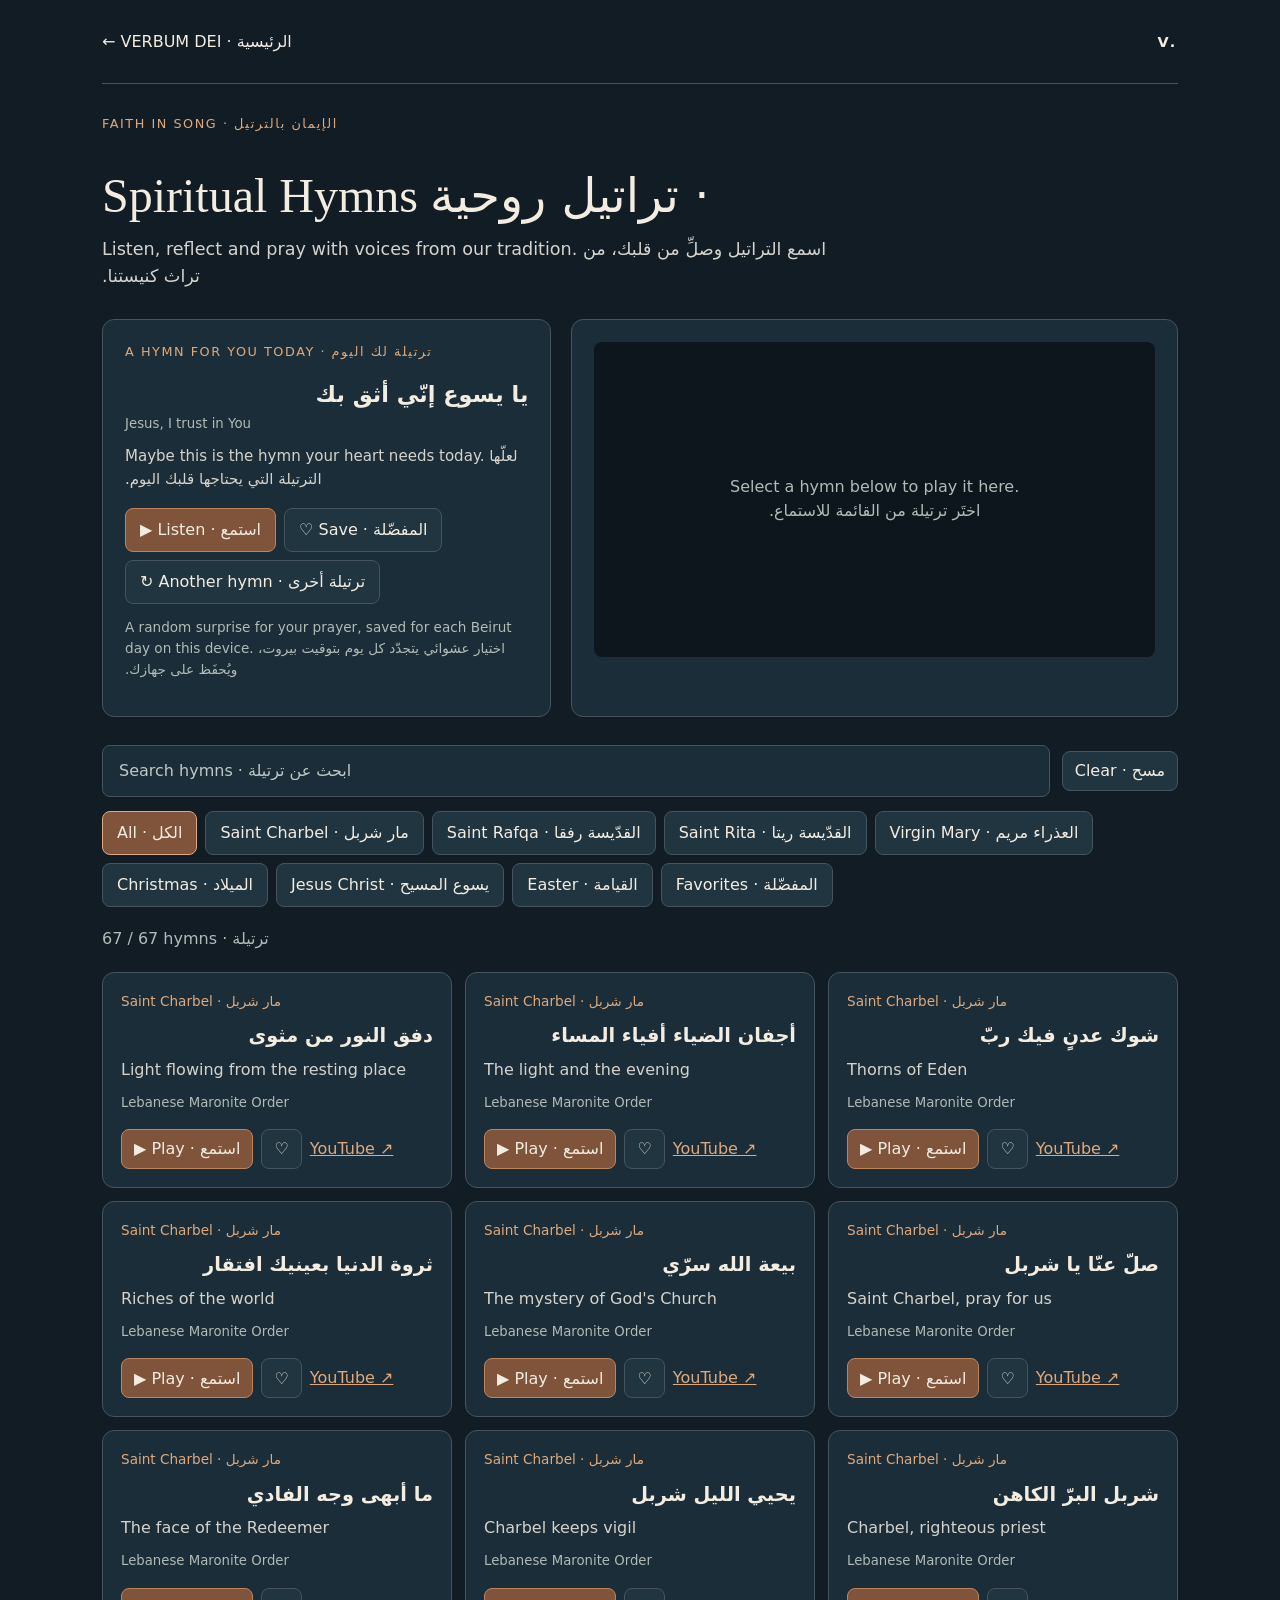
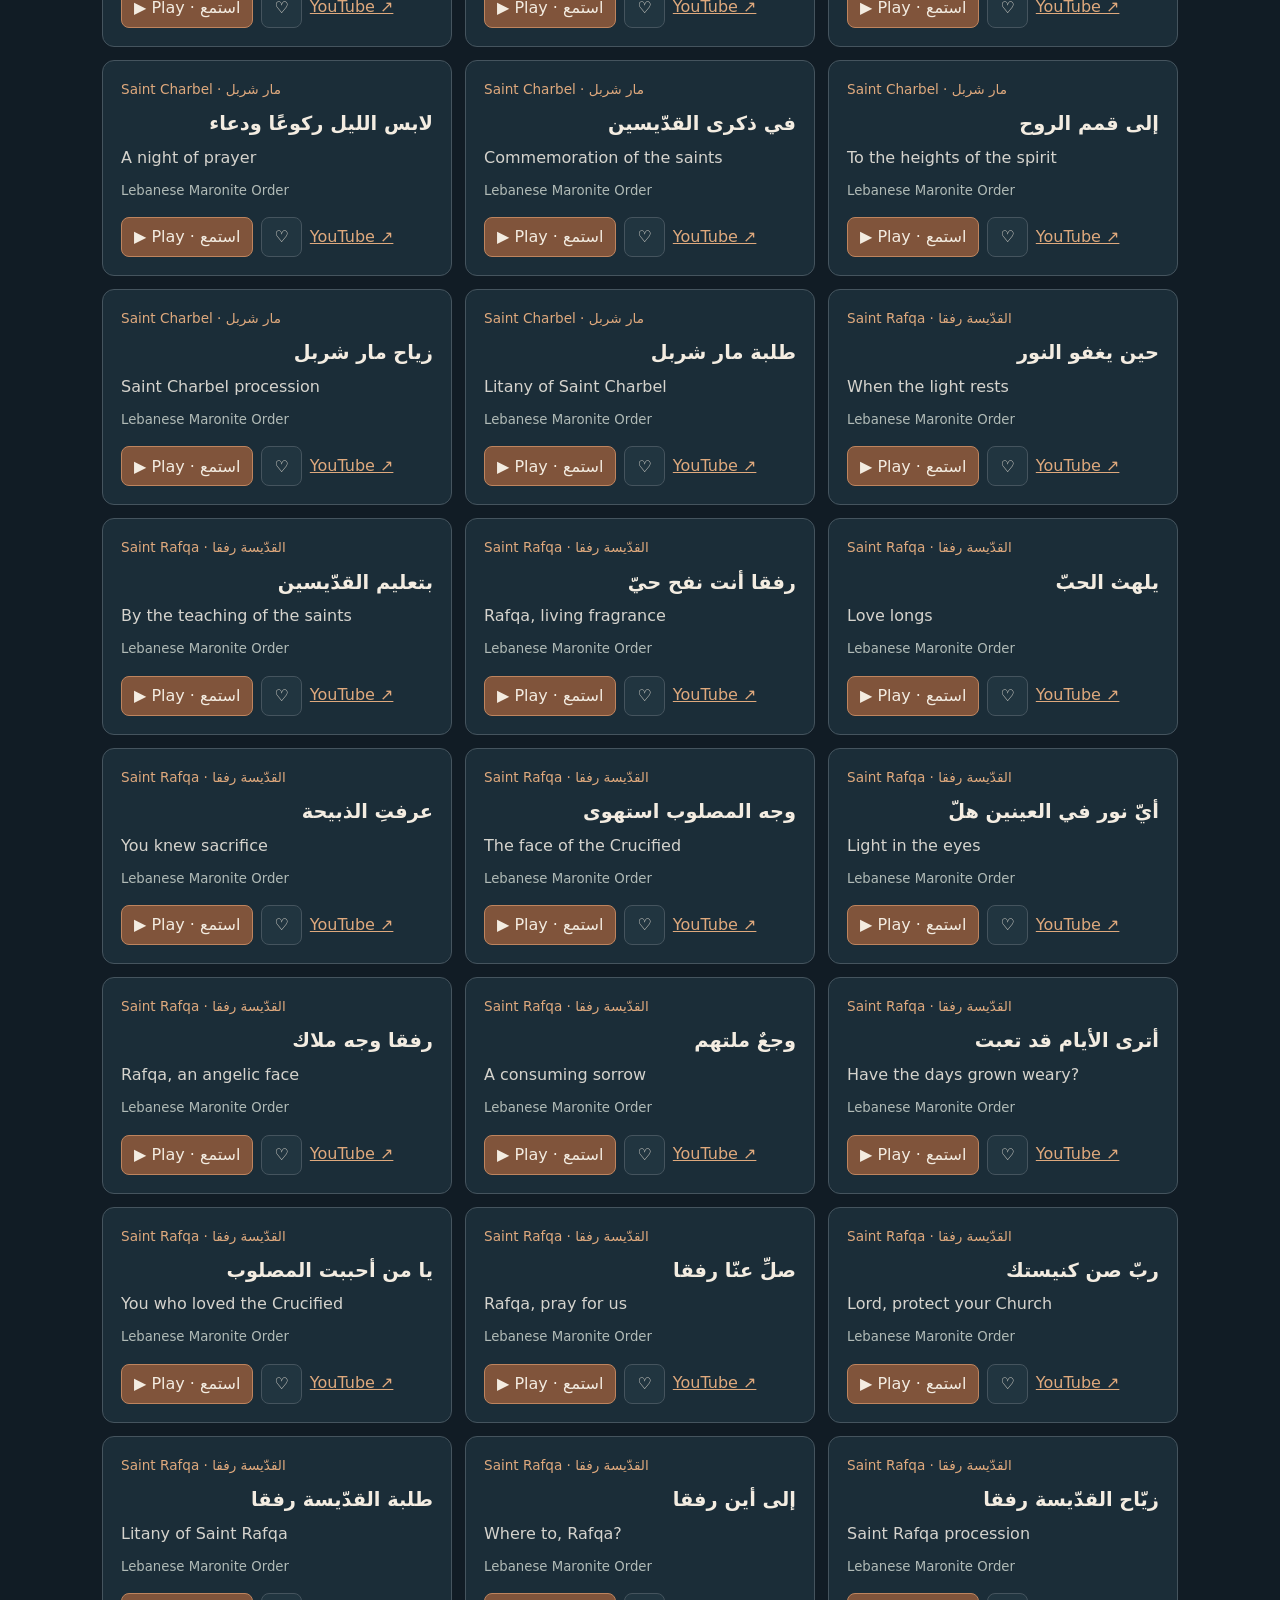
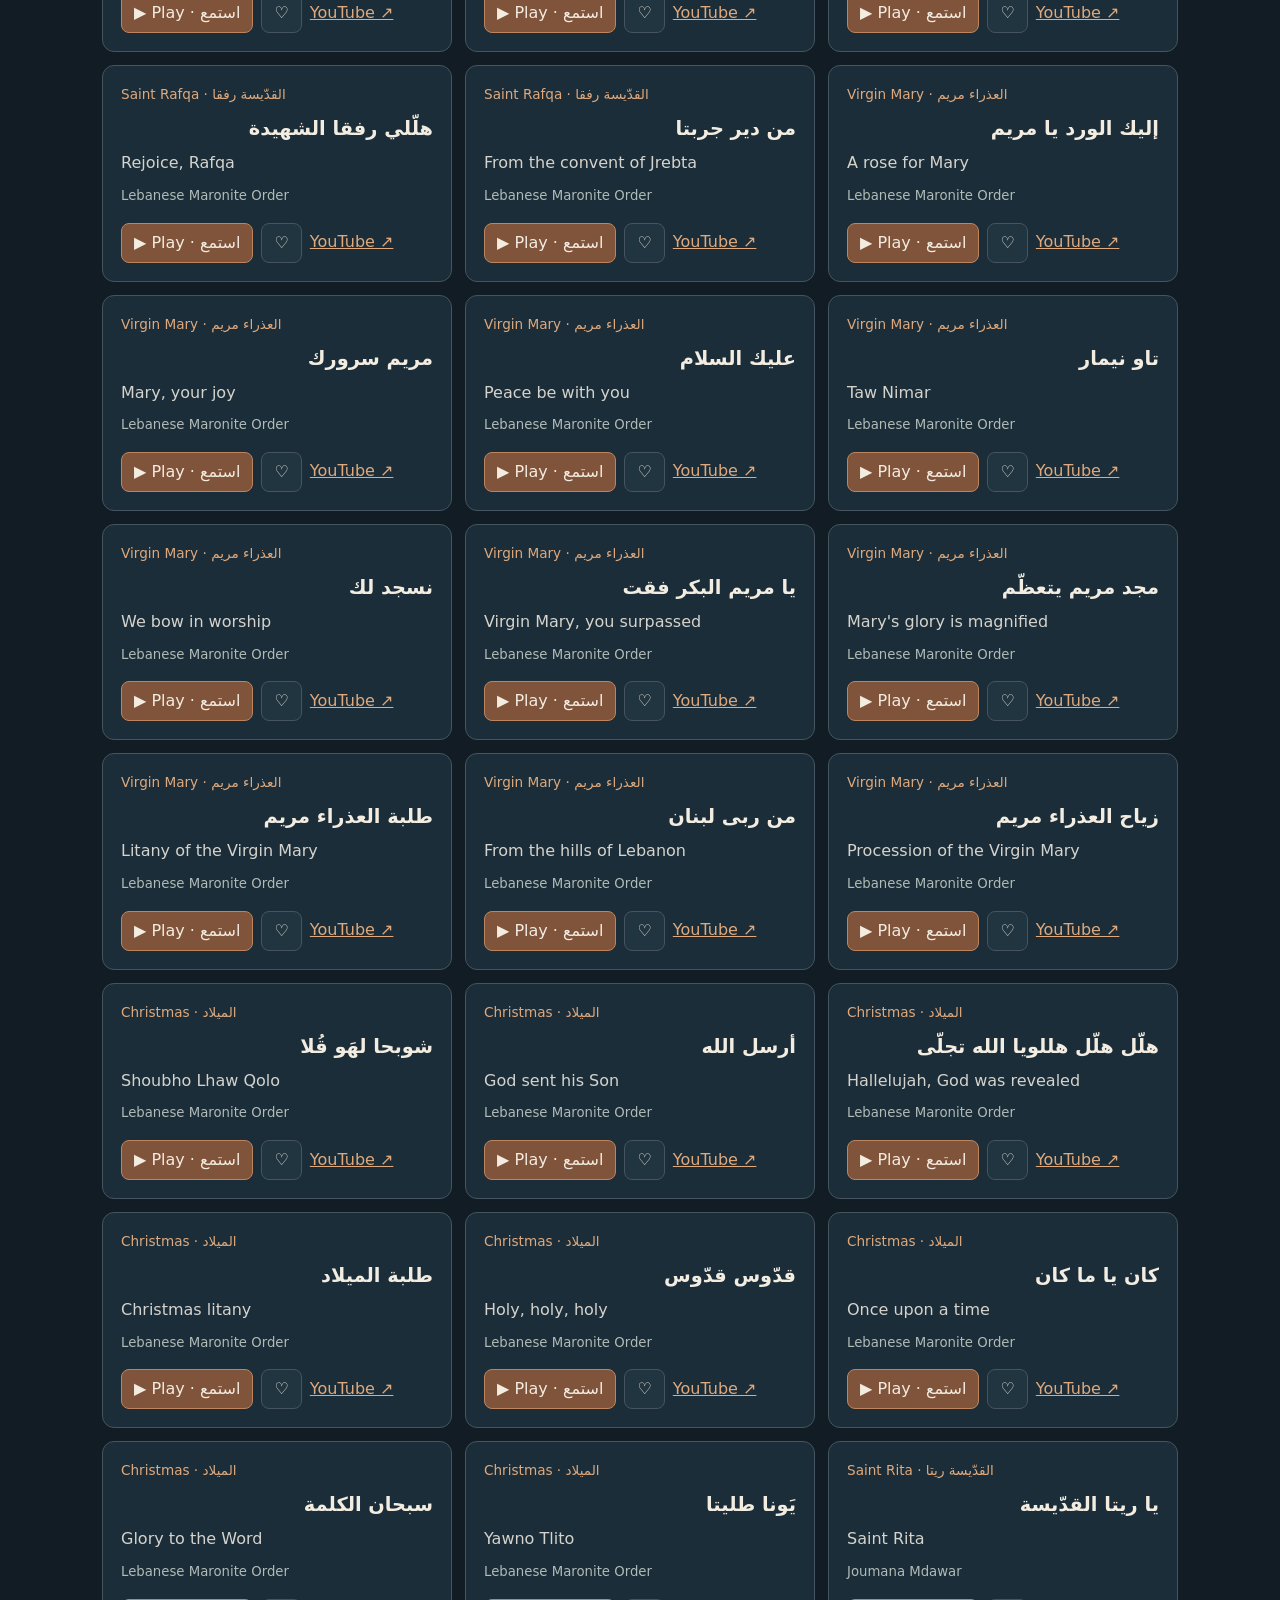
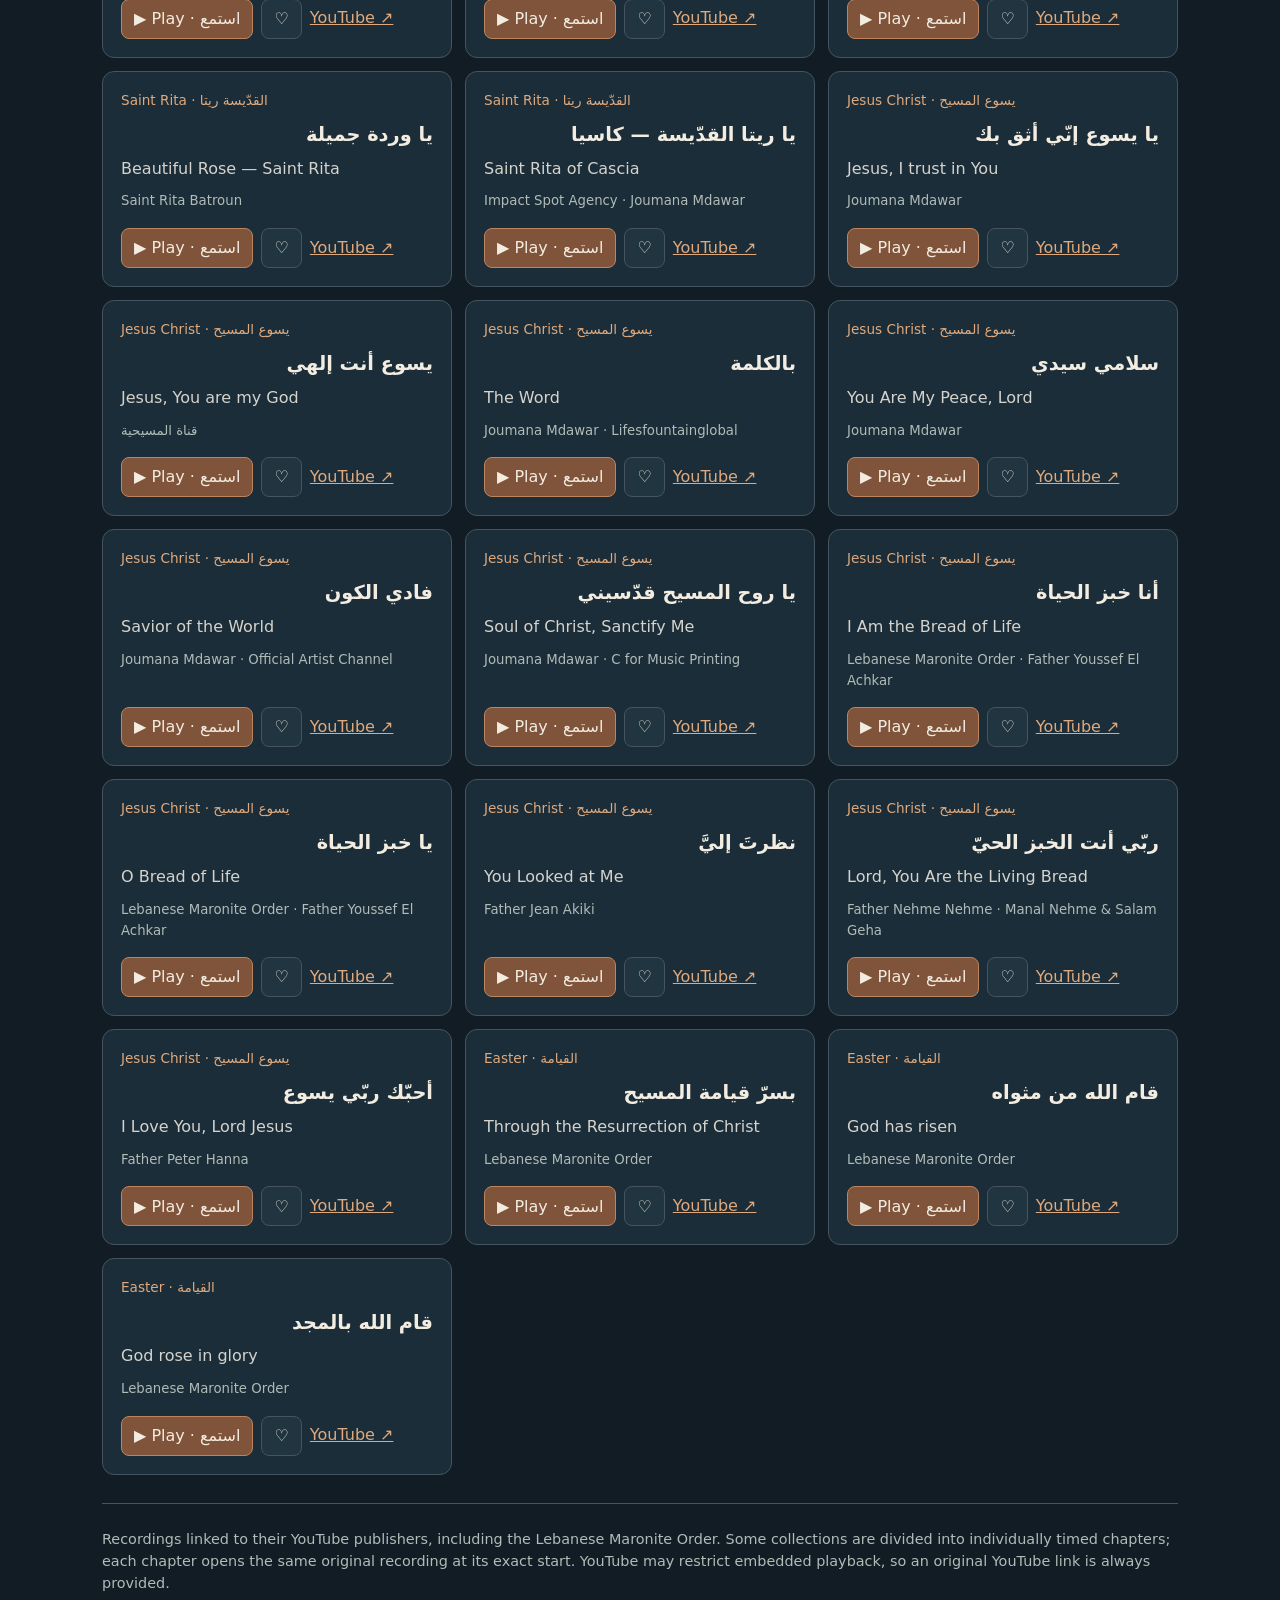
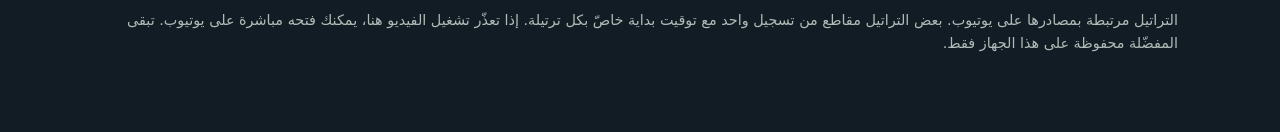
<file: hymns.html>
<!doctype html>
<html lang="en"><head><meta charset="utf-8"><meta name="viewport" content="width=device-width, initial-scale=1">
<meta name="theme-color" content="#111c25">
  <link rel="manifest" href="./manifest.webmanifest">
  <link rel="icon" type="image/png" sizes="192x192" href="./icons/icon-192.png?v=word-of-god-1">
  <link rel="apple-touch-icon" sizes="180x180" href="./icons/icon-180.png?v=word-of-god-1">
  <meta name="apple-mobile-web-app-capable" content="yes">
  <meta name="apple-mobile-web-app-title" content="Verbum Dei">
  <meta name="apple-mobile-web-app-status-bar-style" content="default">
<meta name="description" content="Spiritual hymns for prayer: Saint Charbel, Saint Rafqa, Saint Rita, Mary, Christmas, Jesus and Easter.">
<title>Spiritual Hymns · تراتيل روحية — Verbum Dei</title>
<style>
:root{color-scheme:dark;--bg:#111c25;--panel:#1b2d38;--panel2:#213540;--ink:#f3ece1;--soft:#d5d3cd;--muted:#b1bbb7;--gold:#dfa97d;--line:#45545e}
*{box-sizing:border-box}
body{margin:0;background:var(--bg);color:var(--ink);font:16px/1.55 "DM Sans",system-ui,-apple-system,Arial,sans-serif}
main{width:min(1120px,100%);margin:0 auto;padding:20px 22px 64px}
a{color:var(--gold)}button,input,select{font:inherit}button,a{touch-action:manipulation}button{cursor:pointer}button:focus-visible,a:focus-visible,input:focus-visible,select:focus-visible{outline:3px solid var(--gold);outline-offset:3px}
header{display:flex;justify-content:space-between;align-items:center;gap:12px;padding:10px 0 28px;border-bottom:1px solid var(--line)}
header a{color:var(--ink);text-decoration:none}header strong{font-size:.9rem;letter-spacing:.2em}
h1{font:500 clamp(2rem,5vw,3rem)/1.2 Georgia,serif;margin:33px 0 12px}h2{font:500 1.6rem/1.3 Georgia,serif;margin:0 0 14px}
.lede{font-size:1.1rem;color:var(--soft);max-width:750px;margin:0 0 18px}
.eyebrow{color:var(--gold);letter-spacing:.12em;font-size:.8rem;text-transform:uppercase;margin:0}
.content{display:grid;grid-template-columns:1fr 1.35fr;gap:20px;margin:28px 0}
.highlight,.playerbox{border:1px solid var(--line);background:var(--panel);border-radius:12px;padding:22px;min-width:0}
.highlight strong{font-size:1.4rem;display:block;margin:15px 0 3px}
.highlight small{color:var(--muted);display:block}.player{width:100%;aspect-ratio:16/9;background:#0d161c;border-radius:8px;overflow:hidden;display:flex;align-items:center;justify-content:center;text-align:center;color:var(--muted);padding:12px}
.player iframe{width:100%;height:100%;border:0}.playing{font-weight:600;margin:12px 0 4px}.linkline{font-size:.94rem;margin:8px 0 0}.linkline a{display:inline-block;padding:6px 0}
.actions{display:flex;align-items:center;flex-wrap:wrap;gap:8px;margin-top:16px}
.btn{background:var(--panel2);color:var(--ink);border:1px solid var(--line);border-radius:8px;min-height:44px;padding:9px 14px;line-height:1.35}.btn:hover{border-color:var(--gold)}.btn.primary{background:#80543b;border-color:#be845e}.btn.small{min-height:40px;padding:7px 12px}
.filters{display:flex;flex-wrap:wrap;gap:8px;margin:10px 0 20px}.filters .btn[aria-pressed=true]{background:#80543b;border-color:var(--gold)}
.searchrow{display:flex;flex-wrap:wrap;gap:12px;align-items:center;margin:26px 0 14px}
.searchrow input{flex:1;min-width:230px;min-height:52px;background:var(--panel);color:var(--ink);border:1px solid var(--line);border-radius:8px;padding:12px 16px}
.searchrow input::placeholder{color:#bfc8c8}.count{color:var(--muted);margin:5px 0 20px}
.cards{display:grid;grid-template-columns:repeat(auto-fill,minmax(290px,1fr));gap:13px}
.card{border:1px solid var(--line);background:var(--panel);border-radius:12px;padding:18px;display:flex;flex-direction:column;min-width:0}
.card .category{font-size:.85rem;color:var(--gold);margin-bottom:9px}
.card h3{font:600 1.21rem/1.5 system-ui,sans-serif;margin:0 0 4px;min-height:1.7em}
.card .translation{color:var(--soft);margin:0}.credit{color:var(--muted);font-size:.83rem;margin:10px 0 0}
.card .actions{margin-top:auto;padding-top:16px}.star[aria-pressed=true]{color:#ffd5aa;border-color:var(--gold)}
.empty{grid-column:1/-1;padding:26px;background:var(--panel);border-radius:10px}
footer{border-top:1px solid var(--line);padding-top:24px;color:var(--muted);font-size:.9rem;margin-top:28px}
.arabic,[lang=ar]{font-family:system-ui,Tahoma,Arial,sans-serif}
@media(max-width:720px){main{padding:14px 16px 48px}.content{grid-template-columns:1fr}.highlight,.playerbox{padding:17px}.filters .btn{flex:1 1 130px}.cards{grid-template-columns:1fr}}
@media(prefers-reduced-motion:reduce){*{scroll-behavior:auto!important}}
</style></head>
<body><main>
<header><a href="./" aria-label="Return to Verbum Dei home">← VERBUM DEI · الرئيسية</a><strong>V.</strong></header>
<p class="eyebrow" style="margin-top:30px">Faith in song · الإيمان بالترتيل</p>
<h1>Spiritual Hymns <span lang="ar" dir="rtl">· تراتيل روحية</span></h1>
<p class="lede">Listen, reflect and pray with voices from our tradition. <span lang="ar" dir="rtl">اسمع التراتيل وصلِّ من قلبك، من تراث كنيستنا.</span></p>
<div class="content">
<section class="highlight" id="today" aria-label="A hymn chosen at random for you today"><p class="eyebrow">A hymn for you today · ترتيلة لك اليوم</p><strong id="dailyName" lang="ar" dir="rtl"></strong><small id="dailyEnglish"></small><p style="color:var(--soft);font-size:.94rem;margin:10px 0 0">Maybe this is the hymn your heart needs today. <span lang="ar" dir="rtl">لعلّها الترتيلة التي يحتاجها قلبك اليوم.</span></p><div class="actions"><button class="btn primary" id="dailyPlay" type="button">▶ Listen · استمع</button><button class="btn" id="dailyFav" type="button" aria-pressed="false" aria-label="Save daily hymn as favorite">♡ Save · المفضّلة</button><button class="btn" id="dailyAgain" type="button">↻ Another hymn · ترتيلة أخرى</button></div><p style="color:var(--muted);font-size:.85rem">A random surprise for your prayer, saved for each Beirut day on this device. <span lang="ar" dir="rtl">اختيار عشوائي يتجدّد كل يوم بتوقيت بيروت، ويُحفَظ على جهازك.</span></p></section>
<section class="playerbox" aria-label="YouTube hymn player"><div id="player" class="player"><span>Select a hymn below to play it here.<br><span lang="ar" dir="rtl">اختَر ترتيلة من القائمة للاستماع.</span></span></div><p id="nowTitle" class="playing" aria-live="polite"></p><p id="ytLink" class="linkline"></p></section>
</div>
<div class="searchrow"><input type="search" id="search" aria-label="Search hymn titles in Arabic or English" placeholder="Search hymns · ابحث عن ترتيلة" autocomplete="off"><button class="btn small" id="clear">Clear · مسح</button></div>
<div id="filters" class="filters" role="group" aria-label="Filter hymns by category"></div>
<p id="count" class="count" role="status" aria-live="polite"></p>
<div class="cards" id="list"></div>
<footer>Recordings linked to their YouTube publishers, including the Lebanese Maronite Order. Some collections are divided into individually timed chapters; each chapter opens the same original recording at its exact start. YouTube may restrict embedded playback, so an original YouTube link is always provided.
<p lang="ar" dir="rtl">التراتيل مرتبطة بمصادرها على يوتيوب. بعض التراتيل مقاطع من تسجيل واحد مع توقيت بداية خاصّ بكل ترتيلة. إذا تعذّر تشغيل الفيديو هنا، يمكنك فتحه مباشرة على يوتيوب. تبقى المفضّلة محفوظة على هذا الجهاز فقط.</p>
</footer></main>
<script>
"use strict";
const hymns=[{"id":"h1","cat":"charbel","ar":"دفق النور من مثوى","en":"Light flowing from the resting place","video":"vWUvwNutTTw","artist":"Lebanese Maronite Order","start":0,"end":173},{"id":"h2","cat":"charbel","ar":"أجفان الضياء أفياء المساء","en":"The light and the evening","video":"vWUvwNutTTw","artist":"Lebanese Maronite Order","start":173,"end":282},{"id":"h3","cat":"charbel","ar":"شوك عدنٍ فيك ربّ","en":"Thorns of Eden","video":"vWUvwNutTTw","artist":"Lebanese Maronite Order","start":282,"end":445},{"id":"h4","cat":"charbel","ar":"ثروة الدنيا بعينيك افتقار","en":"Riches of the world","video":"vWUvwNutTTw","artist":"Lebanese Maronite Order","start":445,"end":566},{"id":"h5","cat":"charbel","ar":"بيعة الله سرّي","en":"The mystery of God's Church","video":"vWUvwNutTTw","artist":"Lebanese Maronite Order","start":566,"end":646},{"id":"h6","cat":"charbel","ar":"صلّ عنّا يا شربل","en":"Saint Charbel, pray for us","video":"vWUvwNutTTw","artist":"Lebanese Maronite Order","start":646,"end":824},{"id":"h7","cat":"charbel","ar":"ما أبهى وجه الفادي","en":"The face of the Redeemer","video":"vWUvwNutTTw","artist":"Lebanese Maronite Order","start":824,"end":986},{"id":"h8","cat":"charbel","ar":"يحيي الليل شربل","en":"Charbel keeps vigil","video":"vWUvwNutTTw","artist":"Lebanese Maronite Order","start":986,"end":1107},{"id":"h9","cat":"charbel","ar":"شربل البرّ الكاهن","en":"Charbel, righteous priest","video":"vWUvwNutTTw","artist":"Lebanese Maronite Order","start":1107,"end":1324},{"id":"h10","cat":"charbel","ar":"لابس الليل ركوعًا ودعاء","en":"A night of prayer","video":"vWUvwNutTTw","artist":"Lebanese Maronite Order","start":1324,"end":1429},{"id":"h11","cat":"charbel","ar":"في ذكرى القدّيسين","en":"Commemoration of the saints","video":"vWUvwNutTTw","artist":"Lebanese Maronite Order","start":1429,"end":1635},{"id":"h12","cat":"charbel","ar":"إلى قمم الروح","en":"To the heights of the spirit","video":"vWUvwNutTTw","artist":"Lebanese Maronite Order","start":1635,"end":1897},{"id":"h13","cat":"charbel","ar":"زياح مار شربل","en":"Saint Charbel procession","video":"vWUvwNutTTw","artist":"Lebanese Maronite Order","start":1897,"end":2168},{"id":"h14","cat":"charbel","ar":"طلبة مار شربل","en":"Litany of Saint Charbel","video":"vWUvwNutTTw","artist":"Lebanese Maronite Order","start":2168},{"id":"h15","cat":"rafqa","ar":"حين يغفو النور","en":"When the light rests","video":"PfjKf7nsKwo","artist":"Lebanese Maronite Order","start":0,"end":115},{"id":"h16","cat":"rafqa","ar":"بتعليم القدّيسين","en":"By the teaching of the saints","video":"PfjKf7nsKwo","artist":"Lebanese Maronite Order","start":115,"end":223},{"id":"h17","cat":"rafqa","ar":"رفقا أنت نفح حيّ","en":"Rafqa, living fragrance","video":"PfjKf7nsKwo","artist":"Lebanese Maronite Order","start":223,"end":389},{"id":"h18","cat":"rafqa","ar":"يلهث الحبّ","en":"Love longs","video":"PfjKf7nsKwo","artist":"Lebanese Maronite Order","start":389,"end":520},{"id":"h19","cat":"rafqa","ar":"عرفتِ الذبيحة","en":"You knew sacrifice","video":"PfjKf7nsKwo","artist":"Lebanese Maronite Order","start":520,"end":683},{"id":"h20","cat":"rafqa","ar":"وجه المصلوب استهوى","en":"The face of the Crucified","video":"PfjKf7nsKwo","artist":"Lebanese Maronite Order","start":683,"end":846},{"id":"h21","cat":"rafqa","ar":"أيّ نور في العينين هلّ","en":"Light in the eyes","video":"PfjKf7nsKwo","artist":"Lebanese Maronite Order","start":846,"end":976},{"id":"h22","cat":"rafqa","ar":"رفقا وجه ملاك","en":"Rafqa, an angelic face","video":"PfjKf7nsKwo","artist":"Lebanese Maronite Order","start":976,"end":1260},{"id":"h23","cat":"rafqa","ar":"وجعٌ ملتهم","en":"A consuming sorrow","video":"PfjKf7nsKwo","artist":"Lebanese Maronite Order","start":1260,"end":1367},{"id":"h24","cat":"rafqa","ar":"أترى الأيام قد تعبت","en":"Have the days grown weary?","video":"PfjKf7nsKwo","artist":"Lebanese Maronite Order","start":1367,"end":1582},{"id":"h25","cat":"rafqa","ar":"يا من أحببت المصلوب","en":"You who loved the Crucified","video":"PfjKf7nsKwo","artist":"Lebanese Maronite Order","start":1582,"end":1653},{"id":"h26","cat":"rafqa","ar":"صلِّ عنّا رفقا","en":"Rafqa, pray for us","video":"PfjKf7nsKwo","artist":"Lebanese Maronite Order","start":1653,"end":1829},{"id":"h27","cat":"rafqa","ar":"ربّ صن كنيستك","en":"Lord, protect your Church","video":"PfjKf7nsKwo","artist":"Lebanese Maronite Order","start":1829,"end":2061},{"id":"h28","cat":"rafqa","ar":"طلبة القدّيسة رفقا","en":"Litany of Saint Rafqa","video":"PfjKf7nsKwo","artist":"Lebanese Maronite Order","start":2061,"end":2274},{"id":"h29","cat":"rafqa","ar":"إلى أين رفقا","en":"Where to, Rafqa?","video":"PfjKf7nsKwo","artist":"Lebanese Maronite Order","start":2274,"end":2425},{"id":"h30","cat":"rafqa","ar":"زيّاح القدّيسة رفقا","en":"Saint Rafqa procession","video":"PfjKf7nsKwo","artist":"Lebanese Maronite Order","start":2425,"end":2713},{"id":"h31","cat":"rafqa","ar":"هلّلي رفقا الشهيدة","en":"Rejoice, Rafqa","video":"PfjKf7nsKwo","artist":"Lebanese Maronite Order","start":2713,"end":2850},{"id":"h32","cat":"rafqa","ar":"من دير جربتا","en":"From the convent of Jrebta","video":"PfjKf7nsKwo","artist":"Lebanese Maronite Order","start":2850},{"id":"h33","cat":"mary","ar":"إليك الورد يا مريم","en":"A rose for Mary","video":"bHW9u524EyU","artist":"Lebanese Maronite Order","start":0,"end":282},{"id":"h34","cat":"mary","ar":"مريم سرورك","en":"Mary, your joy","video":"bHW9u524EyU","artist":"Lebanese Maronite Order","start":282,"end":632},{"id":"h35","cat":"mary","ar":"عليك السلام","en":"Peace be with you","video":"bHW9u524EyU","artist":"Lebanese Maronite Order","start":632,"end":888},{"id":"h36","cat":"mary","ar":"تاو نيمار","en":"Taw Nimar","video":"bHW9u524EyU","artist":"Lebanese Maronite Order","start":888,"end":987},{"id":"h37","cat":"mary","ar":"نسجد لك","en":"We bow in worship","video":"bHW9u524EyU","artist":"Lebanese Maronite Order","start":987,"end":1133},{"id":"h38","cat":"mary","ar":"يا مريم البكر فقت","en":"Virgin Mary, you surpassed","video":"bHW9u524EyU","artist":"Lebanese Maronite Order","start":1133,"end":1527},{"id":"h39","cat":"mary","ar":"مجد مريم يتعظّم","en":"Mary's glory is magnified","video":"bHW9u524EyU","artist":"Lebanese Maronite Order","start":1527,"end":1762},{"id":"h40","cat":"mary","ar":"طلبة العذراء مريم","en":"Litany of the Virgin Mary","video":"bHW9u524EyU","artist":"Lebanese Maronite Order","start":1762,"end":1997},{"id":"h41","cat":"mary","ar":"من ربى لبنان","en":"From the hills of Lebanon","video":"bHW9u524EyU","artist":"Lebanese Maronite Order","start":1997,"end":2100},{"id":"h42","cat":"mary","ar":"زياح العذراء مريم","en":"Procession of the Virgin Mary","video":"bHW9u524EyU","artist":"Lebanese Maronite Order","start":2100},{"id":"h43","cat":"christmas","ar":"شوبحا لهَو قُلا","en":"Shoubho Lhaw Qolo","video":"31zl6yxTddc","artist":"Lebanese Maronite Order","start":0,"end":162},{"id":"h44","cat":"christmas","ar":"أرسل الله","en":"God sent his Son","video":"31zl6yxTddc","artist":"Lebanese Maronite Order","start":162,"end":408},{"id":"h45","cat":"christmas","ar":"هلّل هلّل هللويا الله تجلّى","en":"Hallelujah, God was revealed","video":"31zl6yxTddc","artist":"Lebanese Maronite Order","start":408,"end":657},{"id":"h46","cat":"christmas","ar":"طلبة الميلاد","en":"Christmas litany","video":"31zl6yxTddc","artist":"Lebanese Maronite Order","start":657,"end":916},{"id":"h47","cat":"christmas","ar":"قدّوس قدّوس","en":"Holy, holy, holy","video":"31zl6yxTddc","artist":"Lebanese Maronite Order","start":916,"end":1150},{"id":"h48","cat":"christmas","ar":"كان يا ما كان","en":"Once upon a time","video":"31zl6yxTddc","artist":"Lebanese Maronite Order","start":1150,"end":1326},{"id":"h49","cat":"christmas","ar":"سبحان الكلمة","en":"Glory to the Word","video":"31zl6yxTddc","artist":"Lebanese Maronite Order","start":1326,"end":1563},{"id":"h50","cat":"christmas","ar":"يَونا طليتا","en":"Yawno Tlito","video":"31zl6yxTddc","artist":"Lebanese Maronite Order","start":1563},{"id":"h51","cat":"rita","ar":"يا ريتا القدّيسة","en":"Saint Rita","video":"Ezog_eMSdN4","artist":"Joumana Mdawar","start":0},{"id":"h52","cat":"rita","ar":"يا وردة جميلة","en":"Beautiful Rose — Saint Rita","video":"qutrSD5MGaY","artist":"Saint Rita Batroun","start":0},{"id":"h53","cat":"rita","ar":"يا ريتا القدّيسة — كاسيا","en":"Saint Rita of Cascia","video":"CDnQEfJzsjk","artist":"Impact Spot Agency · Joumana Mdawar","start":0},{"id":"h54","cat":"jesus","ar":"يا يسوع إنّي أثق بك","en":"Jesus, I trust in You","video":"52l-hQBuIm0","artist":"Joumana Mdawar","start":0},{"id":"h55","cat":"jesus","ar":"يسوع أنت إلهي","en":"Jesus, You are my God","video":"ee1G5Kdp3pE","artist":"قناة المسيحية","start":0},{"id":"h59","cat":"jesus","ar":"بالكلمة","en":"The Word","video":"amsrTDwOea0","artist":"Joumana Mdawar · Lifesfountainglobal","start":0},{"id":"h60","cat":"jesus","ar":"سلامي سيدي","en":"You Are My Peace, Lord","video":"71bxVwkDbhU","artist":"Joumana Mdawar","start":0},{"id":"h61","cat":"jesus","ar":"فادي الكون","en":"Savior of the World","video":"oUHcLtucLaU","artist":"Joumana Mdawar · Official Artist Channel","start":0},{"id":"h62","cat":"jesus","ar":"يا روح المسيح قدّسيني","en":"Soul of Christ, Sanctify Me","video":"22cE6j_IHfA","artist":"Joumana Mdawar · C for Music Printing","start":0},{"id":"h63","cat":"jesus","ar":"أنا خبز الحياة","en":"I Am the Bread of Life","video":"0wzKV6pWGbQ","artist":"Lebanese Maronite Order · Father Youssef El Achkar","start":0},{"id":"h64","cat":"jesus","ar":"يا خبز الحياة","en":"O Bread of Life","video":"--HorfzbYtQ","artist":"Lebanese Maronite Order · Father Youssef El Achkar","start":0},{"id":"h65","cat":"jesus","ar":"نظرتَ إليَّ","en":"You Looked at Me","video":"WwBeT_kXmBI","artist":"Father Jean Akiki","start":0},{"id":"h66","cat":"jesus","ar":"ربّي أنت الخبز الحيّ","en":"Lord, You Are the Living Bread","video":"IvhQASWS8fQ","artist":"Father Nehme Nehme · Manal Nehme & Salam Geha","start":0},{"id":"h67","cat":"jesus","ar":"أحبّك ربّي يسوع","en":"I Love You, Lord Jesus","video":"5lBJmnM0fXg","artist":"Father Peter Hanna","start":0},{"id":"h56","cat":"easter","ar":"بسرّ قيامة المسيح","en":"Through the Resurrection of Christ","video":"3mWB1u4rQgc","artist":"Lebanese Maronite Order","start":0},{"id":"h57","cat":"easter","ar":"قام الله من مثواه","en":"God has risen","video":"PJGrAQORriA","artist":"Lebanese Maronite Order","start":0},{"id":"h58","cat":"easter","ar":"قام الله بالمجد","en":"God rose in glory","video":"Hss3wOTjrIY","artist":"Lebanese Maronite Order","start":0}];
const categories={"charbel":{"ar":"مار شربل","en":"Saint Charbel"},"rafqa":{"ar":"القدّيسة رفقا","en":"Saint Rafqa"},"rita":{"ar":"القدّيسة ريتا","en":"Saint Rita"},"mary":{"ar":"العذراء مريم","en":"Virgin Mary"},"christmas":{"ar":"الميلاد","en":"Christmas"},"jesus":{"ar":"يسوع المسيح","en":"Jesus Christ"},"easter":{"ar":"القيامة","en":"Easter"}};
const $=s=>document.querySelector(s);
const safe=s=>String(s).replace(/[&<>"']/g,c=>({"&":"&amp;","<":"&lt;",">":"&gt;",'"':"&quot;","'":"&#39;"}[c]));
const normalize=s=>String(s).normalize("NFKD").replace(/[\u064B-\u065F\u0670]/g,"").replace(/[أإآٱ]/g,"ا").replace(/ى/g,"ي").replace(/ة/g,"ه").toLowerCase();
const allowed=new Set(hymns.map(h=>h.id));
let favorites=[];
try{const loaded=JSON.parse(localStorage.getItem("verbum-hymn-favorites")||"[]");if(Array.isArray(loaded))favorites=loaded.filter(id=>allowed.has(id))}catch{}
let selectedCat="all";
function stored(){try{localStorage.setItem("verbum-hymn-favorites",JSON.stringify(favorites))}catch{}}
function fav(id){if(!allowed.has(id))return;favorites=favorites.includes(id)?favorites.filter(x=>x!==id):[...favorites,id];stored();render()}
function url(h){return "https://www.youtube.com/watch?v="+h.video+"&t="+h.start+"s"}
function play(id){const h=hymns.find(x=>x.id===id);if(!h)return;
  const frame=document.createElement("iframe");
  frame.src="https://www.youtube-nocookie.com/embed/"+h.video+"?playsinline=1&rel=0&autoplay=1&start="+h.start+(h.end?"&end="+h.end:"");
  frame.title="YouTube — "+h.en+" / "+h.ar;
  frame.allow="accelerometer;autoplay;encrypted-media;gyroscope;picture-in-picture;web-share";
  frame.referrerPolicy="strict-origin-when-cross-origin";
  frame.allowFullscreen=true;
  $("#player").replaceChildren(frame);
  $("#nowTitle").textContent=h.ar+" · "+h.en;
  const a=document.createElement("a");a.href=url(h);a.target="_blank";a.rel="noopener noreferrer";a.textContent="Open on YouTube · افتح على يوتيوب ↗";
  $("#ytLink").replaceChildren(a);
  $("#player").scrollIntoView({behavior:window.matchMedia("(prefers-reduced-motion: reduce)").matches?"auto":"smooth",block:"center"});
}
function render(){
  $("#filters").innerHTML=[{key:"all",en:"All",ar:"الكل"},...Object.entries(categories).map(([key,c])=>({key,...c})),{key:"favorites",en:"Favorites",ar:"المفضّلة"}].map(c=>'<button class="btn" type="button" data-cat="'+c.key+'" aria-pressed="'+(selectedCat===c.key)+'">'+safe(c.en)+' · <span lang="ar" dir="rtl">'+safe(c.ar)+'</span></button>').join("");
  const term=normalize($("#search").value.trim());
  const filtered=hymns.filter(h=>(selectedCat==="all"||selectedCat==="favorites"&&favorites.includes(h.id)||h.cat===selectedCat)&&normalize(h.ar+" "+h.en+" "+categories[h.cat].en+" "+categories[h.cat].ar+" "+h.artist).includes(term));
  $("#count").textContent=filtered.length+" / "+hymns.length+" hymns · ترتيلة";
  $("#list").innerHTML=filtered.map(h=>'<article class="card"><div class="category">'+safe(categories[h.cat].en)+' · <span lang="ar" dir="rtl">'+safe(categories[h.cat].ar)+'</span></div><h3 lang="ar" dir="rtl">'+safe(h.ar)+'</h3><p class="translation">'+safe(h.en)+'</p><p class="credit">'+safe(h.artist)+'</p><div class="actions"><button class="btn primary small" type="button" data-play="'+h.id+'">▶ Play · استمع</button><button class="btn small star" type="button" data-fav="'+h.id+'" aria-pressed="'+favorites.includes(h.id)+'" aria-label="Toggle favorite for '+safe(h.en)+'">♡</button><a href="'+url(h)+'" target="_blank" rel="noopener noreferrer">YouTube ↗</a></div></article>').join("")||'<p class="empty">No matching hymns · <span lang="ar" dir="rtl">لا توجد تراتيل مطابقة.</span></p>';
  $("#dailyFav").setAttribute("aria-pressed",String(favorites.includes(daily.id)));
  $("#dailyFav").textContent=favorites.includes(daily.id)?"♥ Saved · محفوظة":"♡ Save · المفضّلة";
}
const beirutParts=new Intl.DateTimeFormat("en-GB",{timeZone:"Asia/Beirut",year:"numeric",month:"2-digit",day:"2-digit"}).formatToParts(new Date());
const part=type=>beirutParts.find(p=>p.type===type)?.value||"";
const localDate=part("year")+"-"+part("month")+"-"+part("day");
const dailyKey="verbum-hymn-of-day-v2";
function randomIndex(length){
  if(typeof crypto!=="undefined"&&typeof crypto.getRandomValues==="function"){
    const buf=new Uint32Array(1);crypto.getRandomValues(buf);return buf[0]%length;
  }
  return Math.floor(Math.random()*length);
}
function randomHymn(excludedId){
  // Give each of the seven categories an equal chance, regardless of collection size.
  const availableCats=Object.keys(categories).filter(cat=>hymns.some(h=>h.cat===cat&&h.id!==excludedId));
  const category=availableCats[randomIndex(availableCats.length)];
  const choices=hymns.filter(h=>h.cat===category&&h.id!==excludedId);
  return choices[randomIndex(choices.length)];
}
let daily=null;
try{
  const saved=JSON.parse(localStorage.getItem(dailyKey)||"null");
  if(saved?.date===localDate)daily=hymns.find(h=>h.id===saved.id)||null;
}catch{}
function saveDaily(){try{localStorage.setItem(dailyKey,JSON.stringify({date:localDate,id:daily.id}))}catch{}}
function showDaily(){
  $("#dailyName").textContent=daily.ar;
  $("#dailyEnglish").textContent=daily.en;
  render();
}
if(!daily){daily=randomHymn();saveDaily()}
showDaily();
$("#dailyPlay").addEventListener("click",()=>play(daily.id));
$("#dailyFav").addEventListener("click",()=>fav(daily.id));
$("#dailyAgain").addEventListener("click",()=>{
  daily=randomHymn(daily.id);
  saveDaily();
  showDaily();
});
$("#clear").addEventListener("click",()=>{$("#search").value="";selectedCat="all";render();$("#search").focus()});
$("#search").addEventListener("input",render);
document.addEventListener("click",e=>{const filter=e.target.closest("[data-cat]");if(filter){selectedCat=filter.dataset.cat;render();return}const p=e.target.closest("[data-play]");if(p){play(p.dataset.play);return}const f=e.target.closest("[data-fav]");if(f)fav(f.dataset.fav)});
render();
</script><script src="./pwa.js?v=20261120-apk3" defer></script></body></html>
</file>
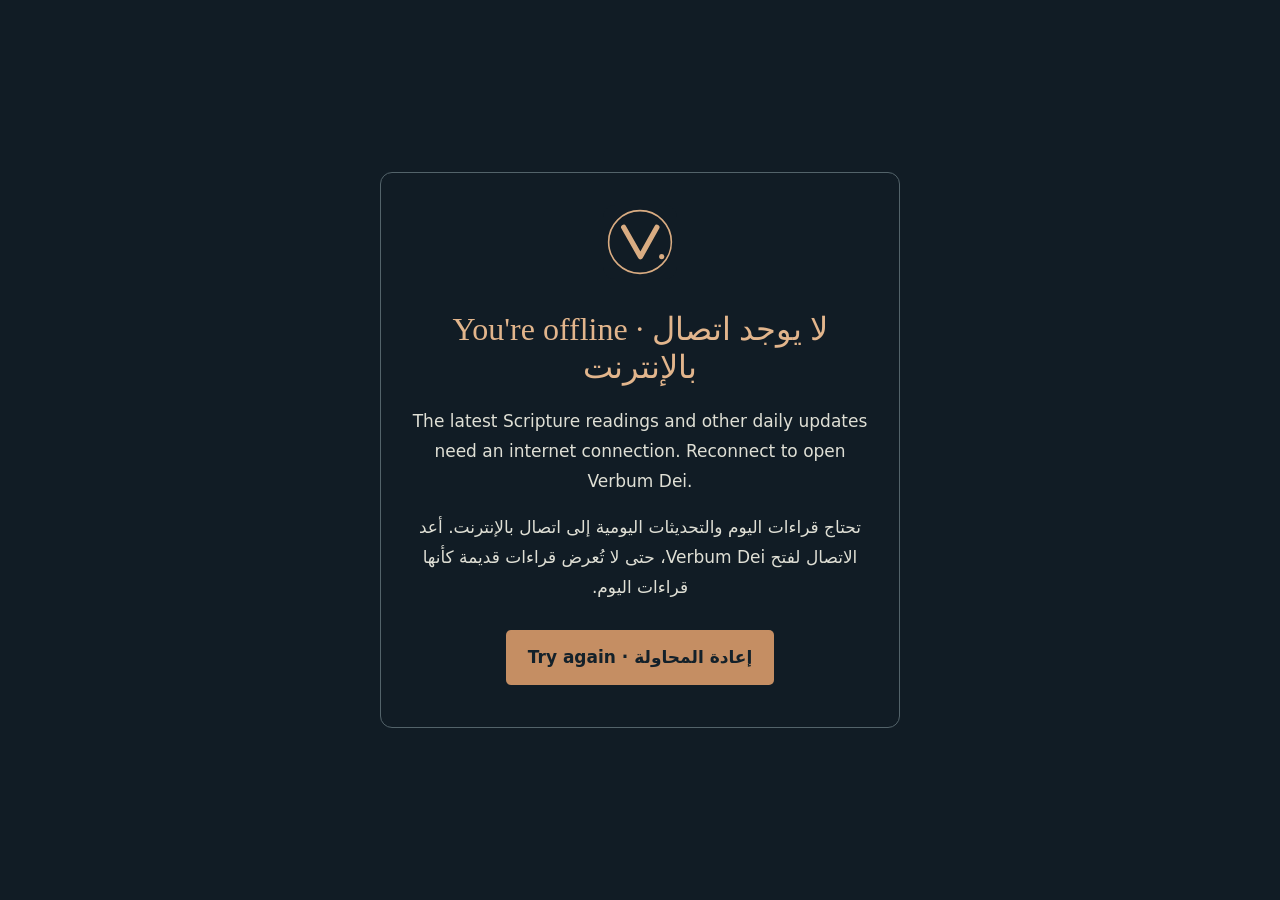
<file: offline.html>
<!doctype html><html lang="en"><head><meta charset="utf-8"><meta name="viewport" content="width=device-width, initial-scale=1"><meta name="theme-color" content="#111c25"><title>Offline · Verbum Dei</title><link rel="icon" type="image/svg+xml" href="./icons/app-icon.svg"><style>*{box-sizing:border-box}body{margin:0;min-height:100vh;background:#111c25;color:#f3eee5;font:17px/1.75 system-ui,-apple-system,Arial,sans-serif;display:grid;place-items:center;padding:24px}.box{width:min(520px,100%);padding:32px 26px;border:1px solid #53636a;border-radius:12px;text-align:center}img{width:74px;height:74px}h1{font:500 2rem Georgia,serif;color:#e2b58c}p{color:#dfdfd5}a{display:inline-block;background:#c58e63;color:#14212a;font-weight:700;padding:13px 22px;border-radius:5px;text-decoration:none;margin:10px}</style></head><body><main class="box"><img src="./icons/app-icon.svg" alt="Verbum Dei logo"><h1>You're offline · لا يوجد اتصال بالإنترنت</h1><p>The latest Scripture readings and other daily updates need an internet connection. Reconnect to open Verbum Dei.</p><p lang="ar" dir="rtl">تحتاج قراءات اليوم والتحديثات اليومية إلى اتصال بالإنترنت. أعد الاتصال لفتح Verbum Dei، حتى لا تُعرض قراءات قديمة كأنها قراءات اليوم.</p><a href="./">Try again · إعادة المحاولة</a></main></body></html>
</file>
